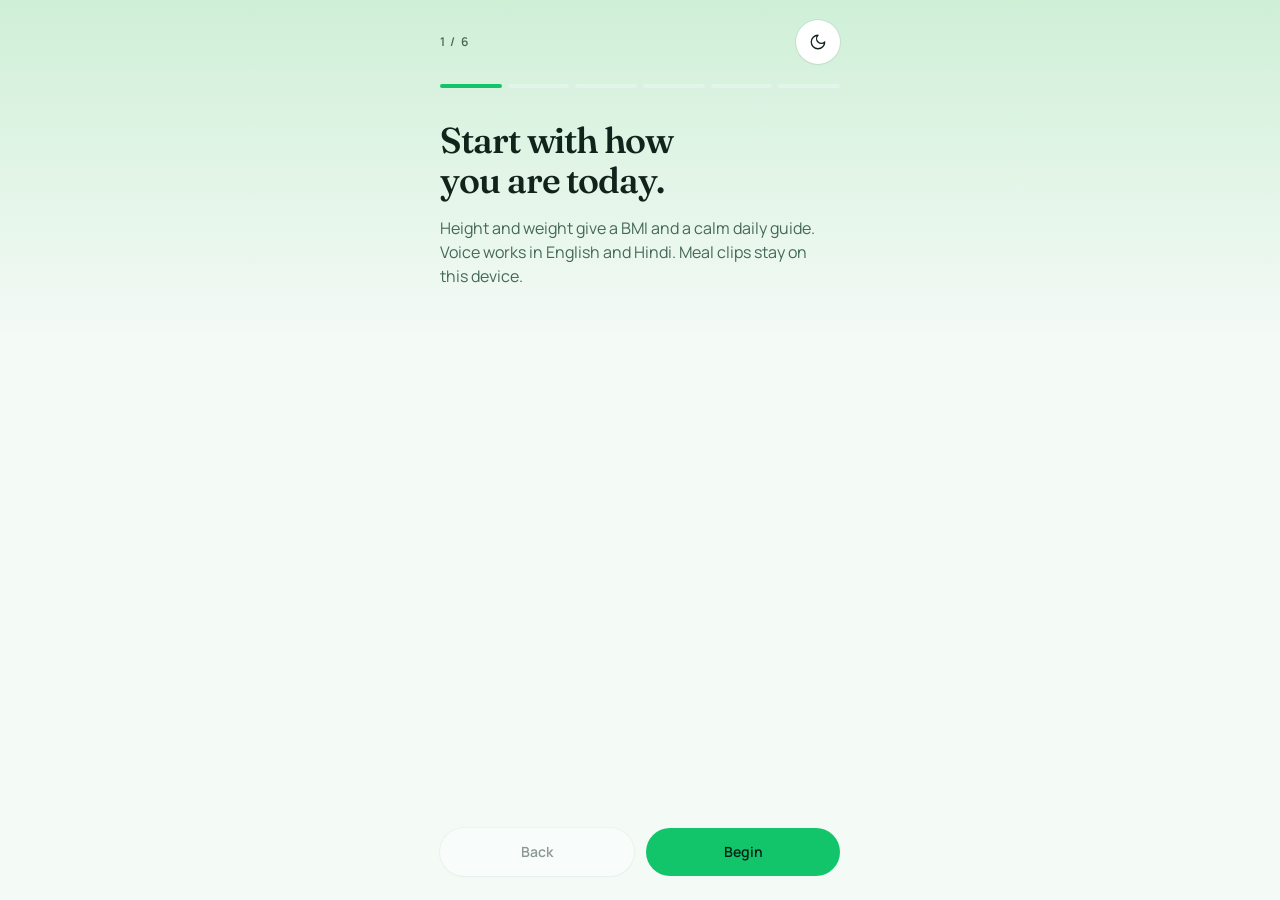
<file: android/app/src/main/assets/www/index.html>
<!doctype html>
<html lang="en">
  <head>
    <meta charset="utf-8" />
    <meta name="viewport" content="width=device-width, initial-scale=1, viewport-fit=cover" />
    <meta name="theme-color" content="#f4faf6" />
    <title>Aahar</title>
    <link rel="preconnect" href="https://fonts.googleapis.com" />
    <link rel="preconnect" href="https://fonts.gstatic.com" crossorigin />
    <link
      href="https://fonts.googleapis.com/css2?family=Fraunces:ital,opsz,wght@0,9..144,500..600;1,9..144,500..600&family=Manrope:wght@400..700&display=swap"
      rel="stylesheet"
    />
    <script type="module" crossorigin src="./assets/index-Dpokqr6t.js"></script>
    <link rel="stylesheet" crossorigin href="./assets/index-yWf83vxP.css">
  </head>
  <body>
    <div id="root"></div>
  </body>
</html>
</file>
<file: android/app/src/main/assets/www/assets/index-yWf83vxP.css>
/*! tailwindcss v4.3.3 | MIT License | https://tailwindcss.com */
@layer properties{@supports (((-webkit-hyphens:none)) and (not (margin-trim:inline))) or ((-moz-orient:inline) and (not (color:rgb(from red r g b)))){*,:before,:after,::backdrop{--tw-rotate-x:initial;--tw-rotate-y:initial;--tw-rotate-z:initial;--tw-skew-x:initial;--tw-skew-y:initial;--tw-space-y-reverse:0;--tw-divide-y-reverse:0;--tw-border-style:solid;--tw-leading:initial;--tw-font-weight:initial;--tw-ordinal:initial;--tw-slashed-zero:initial;--tw-numeric-figure:initial;--tw-numeric-spacing:initial;--tw-numeric-fraction:initial}}}@layer theme{:root,:host{--font-sans:"Manrope", ui-sans-serif, system-ui, sans-serif;--font-mono:ui-monospace, SFMono-Regular, Menlo, Monaco, Consolas, "Liberation Mono", "Courier New", monospace;--spacing:.25rem;--container-xs:20rem;--container-sm:24rem;--container-md:28rem;--text-xs:.75rem;--text-xs--line-height:calc(1 / .75);--text-sm:.875rem;--text-sm--line-height:calc(1.25 / .875);--text-base:1rem;--text-base--line-height:calc(1.5 / 1);--text-lg:1.125rem;--text-lg--line-height:calc(1.75 / 1.125);--text-xl:1.25rem;--text-xl--line-height:calc(1.75 / 1.25);--text-2xl:1.5rem;--text-2xl--line-height:calc(2 / 1.5);--text-3xl:1.875rem;--text-3xl--line-height:calc(2.25 / 1.875);--text-4xl:2.25rem;--text-4xl--line-height:calc(2.5 / 2.25);--text-5xl:3rem;--text-5xl--line-height:1;--text-6xl:3.75rem;--text-6xl--line-height:1;--text-7xl:4.5rem;--text-7xl--line-height:1;--font-weight-medium:500;--font-weight-semibold:600;--leading-snug:1.375;--leading-relaxed:1.625;--ease-out:cubic-bezier(0, 0, .2, 1);--default-font-family:"Manrope", ui-sans-serif, system-ui, sans-serif;--default-mono-font-family:var(--font-mono);--font-display:"Fraunces", ui-serif, Georgia, serif}}@layer base{*,:after,:before,::backdrop{box-sizing:border-box;border:0 solid;margin:0;padding:0}::file-selector-button{box-sizing:border-box;border:0 solid;margin:0;padding:0}html,:host{-webkit-text-size-adjust:100%;tab-size:4;line-height:1.5;font-family:var(--default-font-family,-apple-system, BlinkMacSystemFont, "Segoe UI", Roboto, "Helvetica Neue", "Noto Sans", Arial, sans-serif, "Apple Color Emoji", "Segoe UI Emoji", "Segoe UI Symbol", "Noto Color Emoji");font-feature-settings:var(--default-font-feature-settings,normal);font-variation-settings:var(--default-font-variation-settings,normal);-webkit-tap-highlight-color:transparent}hr{height:0;color:inherit;border-top-width:1px}abbr:where([title]){-webkit-text-decoration:underline dotted;text-decoration:underline dotted}h1,h2,h3,h4,h5,h6{font-size:inherit;font-weight:inherit}a{color:inherit;-webkit-text-decoration:inherit;-webkit-text-decoration:inherit;-webkit-text-decoration:inherit;-webkit-text-decoration:inherit;text-decoration:inherit}b,strong{font-weight:bolder}code,kbd,samp,pre{font-family:var(--default-mono-font-family,ui-monospace, SFMono-Regular, Menlo, Monaco, Consolas, "Liberation Mono", "Courier New", monospace);font-feature-settings:var(--default-mono-font-feature-settings,normal);font-variation-settings:var(--default-mono-font-variation-settings,normal);font-size:1em}small{font-size:80%}sub,sup{vertical-align:baseline;font-size:75%;line-height:0;position:relative}sub{bottom:-.25em}sup{top:-.5em}table{text-indent:0;border-color:inherit;border-collapse:collapse}:-moz-focusring:where(:not(iframe)){outline:auto}progress{vertical-align:baseline}summary{display:list-item}ol,ul,menu{list-style:none}img,svg,video,canvas,audio,iframe,embed,object{vertical-align:middle;display:block}img,video{max-width:100%;height:auto}button,input,select,optgroup,textarea{font:inherit;font-feature-settings:inherit;font-variation-settings:inherit;letter-spacing:inherit;color:inherit;opacity:1;background-color:#0000;border-radius:0}::file-selector-button{font:inherit;font-feature-settings:inherit;font-variation-settings:inherit;letter-spacing:inherit;color:inherit;opacity:1;background-color:#0000;border-radius:0}:where(select:is([multiple],[size])) optgroup{font-weight:bolder}:where(select:is([multiple],[size])) optgroup option{padding-inline-start:20px}::file-selector-button{margin-inline-end:4px}::placeholder{opacity:1}@supports (not ((-webkit-appearance:-apple-pay-button))) or (contain-intrinsic-size:1px){::placeholder{color:currentColor}@supports (color:color-mix(in lab, red, red)){::placeholder{color:color-mix(in oklab, currentcolor 50%, transparent)}}}textarea{resize:vertical}::-webkit-search-decoration{-webkit-appearance:none}::-webkit-date-and-time-value{min-height:1lh;text-align:inherit}::-webkit-datetime-edit{display:inline-flex}::-webkit-datetime-edit-fields-wrapper{padding:0}::-webkit-datetime-edit{padding-block:0}::-webkit-datetime-edit-year-field{padding-block:0}::-webkit-datetime-edit-month-field{padding-block:0}::-webkit-datetime-edit-day-field{padding-block:0}::-webkit-datetime-edit-hour-field{padding-block:0}::-webkit-datetime-edit-minute-field{padding-block:0}::-webkit-datetime-edit-second-field{padding-block:0}::-webkit-datetime-edit-millisecond-field{padding-block:0}::-webkit-datetime-edit-meridiem-field{padding-block:0}::-webkit-calendar-picker-indicator{line-height:1}:-moz-ui-invalid{box-shadow:none}button,input:where([type=button],[type=reset],[type=submit]){appearance:button}::file-selector-button{appearance:button}::-webkit-inner-spin-button{height:auto}::-webkit-outer-spin-button{height:auto}[hidden]:where(:not([hidden=until-found])){display:none!important}html{-webkit-font-smoothing:antialiased;-moz-osx-font-smoothing:grayscale}body{background-color:var(--canvas);background-image:linear-gradient(180deg, var(--leaf), var(--canvas) 340px);min-height:100dvh;margin:0}@supports (color:color-mix(in lab, red, red)){body{background-image:linear-gradient(180deg, color-mix(in oklab, var(--leaf) 22%, var(--canvas)), var(--canvas) 340px)}}body{color:var(--ink);font-family:var(--font-sans);background-attachment:fixed;line-height:1.5}button:not(:disabled),[role=button]:not(:disabled){cursor:pointer}h1,h2,h3,.font-display{font-family:var(--font-display);letter-spacing:-.03em;text-wrap:balance;font-weight:560;line-height:1.08}p{text-wrap:pretty}:focus-visible{outline:2px solid var(--sage);outline-offset:2px}input,textarea{font:inherit;color:inherit}img{outline:1px solid var(--ink)}@supports (color:color-mix(in lab, red, red)){img{outline:1px solid color-mix(in oklab, var(--ink) 12%, transparent)}}img{outline-offset:-1px}}@layer components;@layer utilities{.absolute{position:absolute}.fixed{position:fixed}.sticky{position:sticky}.inset-0{inset:0}.inset-x-0{inset-inline:0}.top-0{top:0}.bottom-0{bottom:0}.z-20{z-index:20}.z-30{z-index:30}.z-\[80\]{z-index:80}.mx-auto{margin-inline:auto}.my-8{margin-block:calc(var(--spacing) * 8)}.mt-1{margin-top:var(--spacing)}.mt-2{margin-top:calc(var(--spacing) * 2)}.mt-3{margin-top:calc(var(--spacing) * 3)}.mt-4{margin-top:calc(var(--spacing) * 4)}.mt-5{margin-top:calc(var(--spacing) * 5)}.mt-6{margin-top:calc(var(--spacing) * 6)}.mt-8{margin-top:calc(var(--spacing) * 8)}.mt-10{margin-top:calc(var(--spacing) * 10)}.mb-1{margin-bottom:var(--spacing)}.mb-4{margin-bottom:calc(var(--spacing) * 4)}.ml-2{margin-left:calc(var(--spacing) * 2)}.block{display:block}.flex{display:flex}.grid{display:grid}.hidden{display:none}.inline-flex{display:inline-flex}.h-1{height:var(--spacing)}.h-1\.5{height:calc(var(--spacing) * 1.5)}.h-4{height:calc(var(--spacing) * 4)}.h-5{height:calc(var(--spacing) * 5)}.h-6{height:calc(var(--spacing) * 6)}.h-7{height:calc(var(--spacing) * 7)}.h-8{height:calc(var(--spacing) * 8)}.h-11{height:calc(var(--spacing) * 11)}.h-12{height:calc(var(--spacing) * 12)}.h-14{height:calc(var(--spacing) * 14)}.h-28{height:calc(var(--spacing) * 28)}.h-36{height:calc(var(--spacing) * 36)}.h-44{height:calc(var(--spacing) * 44)}.h-dvh{height:100dvh}.min-h-0{min-height:0}.min-h-dvh{min-height:100dvh}.w-1{width:var(--spacing)}.w-5{width:calc(var(--spacing) * 5)}.w-11{width:calc(var(--spacing) * 11)}.w-14{width:calc(var(--spacing) * 14)}.w-28{width:calc(var(--spacing) * 28)}.w-full{width:100%}.max-w-44{max-width:calc(var(--spacing) * 44)}.max-w-md{max-width:var(--container-md)}.max-w-sm{max-width:var(--container-sm)}.max-w-xs{max-width:var(--container-xs)}.min-w-0{min-width:0}.flex-1{flex:1}.shrink-0{flex-shrink:0}.transform{transform:var(--tw-rotate-x,) var(--tw-rotate-y,) var(--tw-rotate-z,) var(--tw-skew-x,) var(--tw-skew-y,)}.grid-cols-2{grid-template-columns:repeat(2,minmax(0,1fr))}.grid-cols-3{grid-template-columns:repeat(3,minmax(0,1fr))}.grid-cols-4{grid-template-columns:repeat(4,minmax(0,1fr))}.flex-col{flex-direction:column}.flex-wrap{flex-wrap:wrap}.place-items-center{place-items:center}.items-baseline{align-items:baseline}.items-center{align-items:center}.items-end{align-items:flex-end}.items-start{align-items:flex-start}.justify-between{justify-content:space-between}.justify-center{justify-content:center}.justify-end{justify-content:flex-end}.gap-1{gap:var(--spacing)}.gap-1\.5{gap:calc(var(--spacing) * 1.5)}.gap-2{gap:calc(var(--spacing) * 2)}.gap-3{gap:calc(var(--spacing) * 3)}.gap-4{gap:calc(var(--spacing) * 4)}.gap-5{gap:calc(var(--spacing) * 5)}:where(.space-y-2>:not(:last-child)){--tw-space-y-reverse:0;margin-block-start:calc(calc(var(--spacing) * 2) * var(--tw-space-y-reverse));margin-block-end:calc(calc(var(--spacing) * 2) * calc(1 - var(--tw-space-y-reverse)))}:where(.space-y-3>:not(:last-child)){--tw-space-y-reverse:0;margin-block-start:calc(calc(var(--spacing) * 3) * var(--tw-space-y-reverse));margin-block-end:calc(calc(var(--spacing) * 3) * calc(1 - var(--tw-space-y-reverse)))}:where(.space-y-4>:not(:last-child)){--tw-space-y-reverse:0;margin-block-start:calc(calc(var(--spacing) * 4) * var(--tw-space-y-reverse));margin-block-end:calc(calc(var(--spacing) * 4) * calc(1 - var(--tw-space-y-reverse)))}:where(.space-y-5>:not(:last-child)){--tw-space-y-reverse:0;margin-block-start:calc(calc(var(--spacing) * 5) * var(--tw-space-y-reverse));margin-block-end:calc(calc(var(--spacing) * 5) * calc(1 - var(--tw-space-y-reverse)))}:where(.space-y-6>:not(:last-child)){--tw-space-y-reverse:0;margin-block-start:calc(calc(var(--spacing) * 6) * var(--tw-space-y-reverse));margin-block-end:calc(calc(var(--spacing) * 6) * calc(1 - var(--tw-space-y-reverse)))}:where(.divide-y>:not(:last-child)){--tw-divide-y-reverse:0;border-bottom-style:var(--tw-border-style);border-top-style:var(--tw-border-style);border-top-width:calc(1px * var(--tw-divide-y-reverse));border-bottom-width:calc(1px * calc(1 - var(--tw-divide-y-reverse)))}:where(.divide-line>:not(:last-child)){border-color:var(--line)}.truncate{text-overflow:ellipsis;white-space:nowrap;overflow:hidden}.overflow-hidden{overflow:hidden}.rounded-full{border-radius:2147483647px}.border{border-style:var(--tw-border-style);border-width:1px}.border-0{border-style:var(--tw-border-style);border-width:0}.border-t{border-top-style:var(--tw-border-style);border-top-width:1px}.border-b{border-bottom-style:var(--tw-border-style);border-bottom-width:1px}.border-line{border-color:var(--line)}.bg-\[\#090a0c\]{background-color:#090a0c}.bg-canvas{background-color:var(--canvas)}.bg-leaf{background-color:var(--leaf)}.bg-soft{background-color:var(--soft)}.p-1{padding:var(--spacing)}.p-5{padding:calc(var(--spacing) * 5)}.px-1{padding-inline:var(--spacing)}.px-2{padding-inline:calc(var(--spacing) * 2)}.px-4{padding-inline:calc(var(--spacing) * 4)}.px-5{padding-inline:calc(var(--spacing) * 5)}.px-6{padding-inline:calc(var(--spacing) * 6)}.py-3{padding-block:calc(var(--spacing) * 3)}.py-4{padding-block:calc(var(--spacing) * 4)}.py-6{padding-block:calc(var(--spacing) * 6)}.py-8{padding-block:calc(var(--spacing) * 8)}.pt-2{padding-top:calc(var(--spacing) * 2)}.pt-3{padding-top:calc(var(--spacing) * 3)}.pt-5{padding-top:calc(var(--spacing) * 5)}.pt-8{padding-top:calc(var(--spacing) * 8)}.pb-3{padding-bottom:calc(var(--spacing) * 3)}.pb-4{padding-bottom:calc(var(--spacing) * 4)}.pb-36{padding-bottom:calc(var(--spacing) * 36)}.text-center{text-align:center}.text-left{text-align:left}.text-right{text-align:right}.font-display{font-family:Fraunces,ui-serif,Georgia,serif}.font-mono{font-family:var(--font-mono)}.text-2xl{font-size:var(--text-2xl);line-height:var(--tw-leading,var(--text-2xl--line-height))}.text-3xl{font-size:var(--text-3xl);line-height:var(--tw-leading,var(--text-3xl--line-height))}.text-4xl{font-size:var(--text-4xl);line-height:var(--tw-leading,var(--text-4xl--line-height))}.text-5xl{font-size:var(--text-5xl);line-height:var(--tw-leading,var(--text-5xl--line-height))}.text-6xl{font-size:var(--text-6xl);line-height:var(--tw-leading,var(--text-6xl--line-height))}.text-7xl{font-size:var(--text-7xl);line-height:var(--tw-leading,var(--text-7xl--line-height))}.text-base{font-size:var(--text-base);line-height:var(--tw-leading,var(--text-base--line-height))}.text-lg{font-size:var(--text-lg);line-height:var(--tw-leading,var(--text-lg--line-height))}.text-sm{font-size:var(--text-sm);line-height:var(--tw-leading,var(--text-sm--line-height))}.text-xl{font-size:var(--text-xl);line-height:var(--tw-leading,var(--text-xl--line-height))}.text-xs{font-size:var(--text-xs);line-height:var(--tw-leading,var(--text-xs--line-height))}.leading-none{--tw-leading:1;line-height:1}.leading-relaxed{--tw-leading:var(--leading-relaxed);line-height:var(--leading-relaxed)}.leading-snug{--tw-leading:var(--leading-snug);line-height:var(--leading-snug)}.font-medium{--tw-font-weight:var(--font-weight-medium);font-weight:var(--font-weight-medium)}.font-semibold{--tw-font-weight:var(--font-weight-semibold);font-weight:var(--font-weight-semibold)}.break-all{word-break:break-all}.whitespace-pre-line{white-space:pre-line}.text-\[\#f3efe6\]{color:#f3efe6}.text-clay{color:var(--clay)}.text-ink{color:var(--ink)}.text-muted{color:var(--muted)}.text-on-leaf{color:var(--on-leaf)}.text-sage{color:var(--sage)}.italic{font-style:italic}.tabular-nums{--tw-numeric-spacing:tabular-nums;font-variant-numeric:var(--tw-ordinal,) var(--tw-slashed-zero,) var(--tw-numeric-figure,) var(--tw-numeric-spacing,) var(--tw-numeric-fraction,)}.antialiased{-webkit-font-smoothing:antialiased;-moz-osx-font-smoothing:grayscale}.disabled\:cursor-not-allowed:disabled{cursor:not-allowed}.disabled\:opacity-45:disabled{opacity:.45}}:root{--canvas:#f4faf6;--surface:#fff;--ink:#10241b;--muted:#456858;--line:#cfe3d6;--sage:#087a44;--on-sage:#f4fff8;--leaf:#12c56a;--on-leaf:#052014;--sage-soft:#c6f8dc;--clay:#b93820;--clay-soft:#ffe4d8;--soft:#e3f4ea;--radius-control:.75rem;--radius-panel:1.75rem;--shadow-panel:0 0 0 1px #08502812, 0 1px 2px #0850280d, 0 18px 36px -24px #085a3052;--shadow-float:0 0 0 1px #0850281a, 0 18px 40px -16px #085a3066;--ease-out:cubic-bezier(.22, 1, .36, 1);--lightningcss-light:initial;--lightningcss-dark: ;color-scheme:light}.dark{--canvas:#07140e;--surface:#10241b;--ink:#f3fff7;--muted:#9dccb0;--line:#1e3d30;--sage:#3dce86;--on-sage:#052014;--leaf:#3dce86;--on-leaf:#052014;--sage-soft:#145c38;--clay:#ff8d66;--clay-soft:#3a2218;--soft:#163528;--shadow-panel:0 0 0 1px #3dce8629;--shadow-float:0 0 0 1px #3dce8638, 0 18px 40px -12px #000000a6;--lightningcss-light: ;--lightningcss-dark:initial;color-scheme:dark}.kicker{font-family:var(--font-sans);letter-spacing:.14em;text-transform:uppercase;color:var(--muted);font-size:.75rem;font-weight:600;line-height:1.4}.banner{border-radius:var(--radius-control);background:var(--clay-soft);color:var(--ink);padding:.85rem 1rem;font-size:.875rem}.btn-quiet{background:var(--surface);color:var(--ink);box-shadow:var(--shadow-panel)}.panel{border-radius:var(--radius-panel);background:var(--surface);box-shadow:var(--shadow-panel)}.field{border-radius:var(--radius-control);border:1px solid var(--line);background:var(--surface);width:100%;height:3rem;color:var(--ink);margin-top:.5rem;padding:0 1rem;display:block}.field::placeholder{color:var(--muted)}textarea.field{resize:vertical;height:auto;min-height:6.5rem;padding:.9rem 1rem;line-height:1.5}.field-hero{border-radius:var(--radius-panel);text-align:center;height:4.75rem;font-family:var(--font-display);letter-spacing:-.03em;font-variant-numeric:tabular-nums;font-size:2.5rem;font-weight:560}.field-compact{text-align:right;font-variant-numeric:tabular-nums;width:5rem;height:2.75rem;margin-top:0;padding:0 .65rem}.select{border-radius:var(--radius-control);background:var(--surface);color:var(--ink);box-shadow:var(--shadow-panel)}.select[aria-pressed=true]{background:var(--sage-soft);box-shadow:inset 0 0 0 1.5px var(--sage)}.chip{background:var(--surface);height:2.75rem;box-shadow:var(--shadow-panel);border-radius:999px;align-items:center;padding:0 .9rem;font-size:.875rem;display:inline-flex}.icon-btn{background:var(--surface);width:2.75rem;height:2.75rem;color:var(--ink);box-shadow:var(--shadow-panel);border-radius:999px;place-items:center;display:grid}.dock-wrap{background:linear-gradient(to top, var(--canvas) 62%, transparent)}.dock{background:var(--surface);box-shadow:var(--shadow-float);border-radius:999px;padding:.35rem}.dock-item{height:3.5rem;color:var(--muted);border-radius:999px;flex-direction:column;justify-content:center;align-items:center;gap:.15rem;font-size:.75rem;font-weight:600;display:flex}.dock-item[aria-current=page]{background:var(--leaf);color:var(--on-leaf)}.tile{border-radius:var(--radius-panel);background:var(--surface);height:6.5rem;box-shadow:var(--shadow-panel);flex-direction:column;justify-content:center;align-items:center;gap:.5rem;font-size:.875rem;font-weight:600;display:flex}.tile[data-on=true]{background:var(--leaf);color:var(--on-leaf);box-shadow:none}.media{border-radius:var(--radius-panel);background:var(--soft);width:100%}.frame{aspect-ratio:3/4;object-fit:cover;width:100%}.safe-top{padding-top:max(1.25rem, env(safe-area-inset-top))}.press{transition:transform .15s var(--ease-out), background-color .15s var(--ease-out), color .15s var(--ease-out)}.press:active:not(:disabled){transform:scale(.98)}.nav-pad{padding-bottom:max(.35rem, env(safe-area-inset-bottom))}.rise{animation:rise .4s var(--ease-out) both}@keyframes rise{0%{opacity:0;transform:translateY(8px)}to{opacity:1;transform:none}}@keyframes eq{0%{transform:scaleY(.35)}to{transform:scaleY(1)}}.eq-bar{transform-origin:50%;animation:.55s ease-in-out infinite alternate eq}.eq-bar:nth-child(2){animation-delay:.12s}.eq-bar:nth-child(3){animation-delay:.22s}.eq-bar:nth-child(4){animation-delay:80ms}@media (prefers-reduced-motion:reduce){.press,.eq-bar,.rise{transition:none;animation:none}}@property --tw-rotate-x{syntax:"*";inherits:false}@property --tw-rotate-y{syntax:"*";inherits:false}@property --tw-rotate-z{syntax:"*";inherits:false}@property --tw-skew-x{syntax:"*";inherits:false}@property --tw-skew-y{syntax:"*";inherits:false}@property --tw-space-y-reverse{syntax:"*";inherits:false;initial-value:0}@property --tw-divide-y-reverse{syntax:"*";inherits:false;initial-value:0}@property --tw-border-style{syntax:"*";inherits:false;initial-value:solid}@property --tw-leading{syntax:"*";inherits:false}@property --tw-font-weight{syntax:"*";inherits:false}@property --tw-ordinal{syntax:"*";inherits:false}@property --tw-slashed-zero{syntax:"*";inherits:false}@property --tw-numeric-figure{syntax:"*";inherits:false}@property --tw-numeric-spacing{syntax:"*";inherits:false}@property --tw-numeric-fraction{syntax:"*";inherits:false}
</file>
